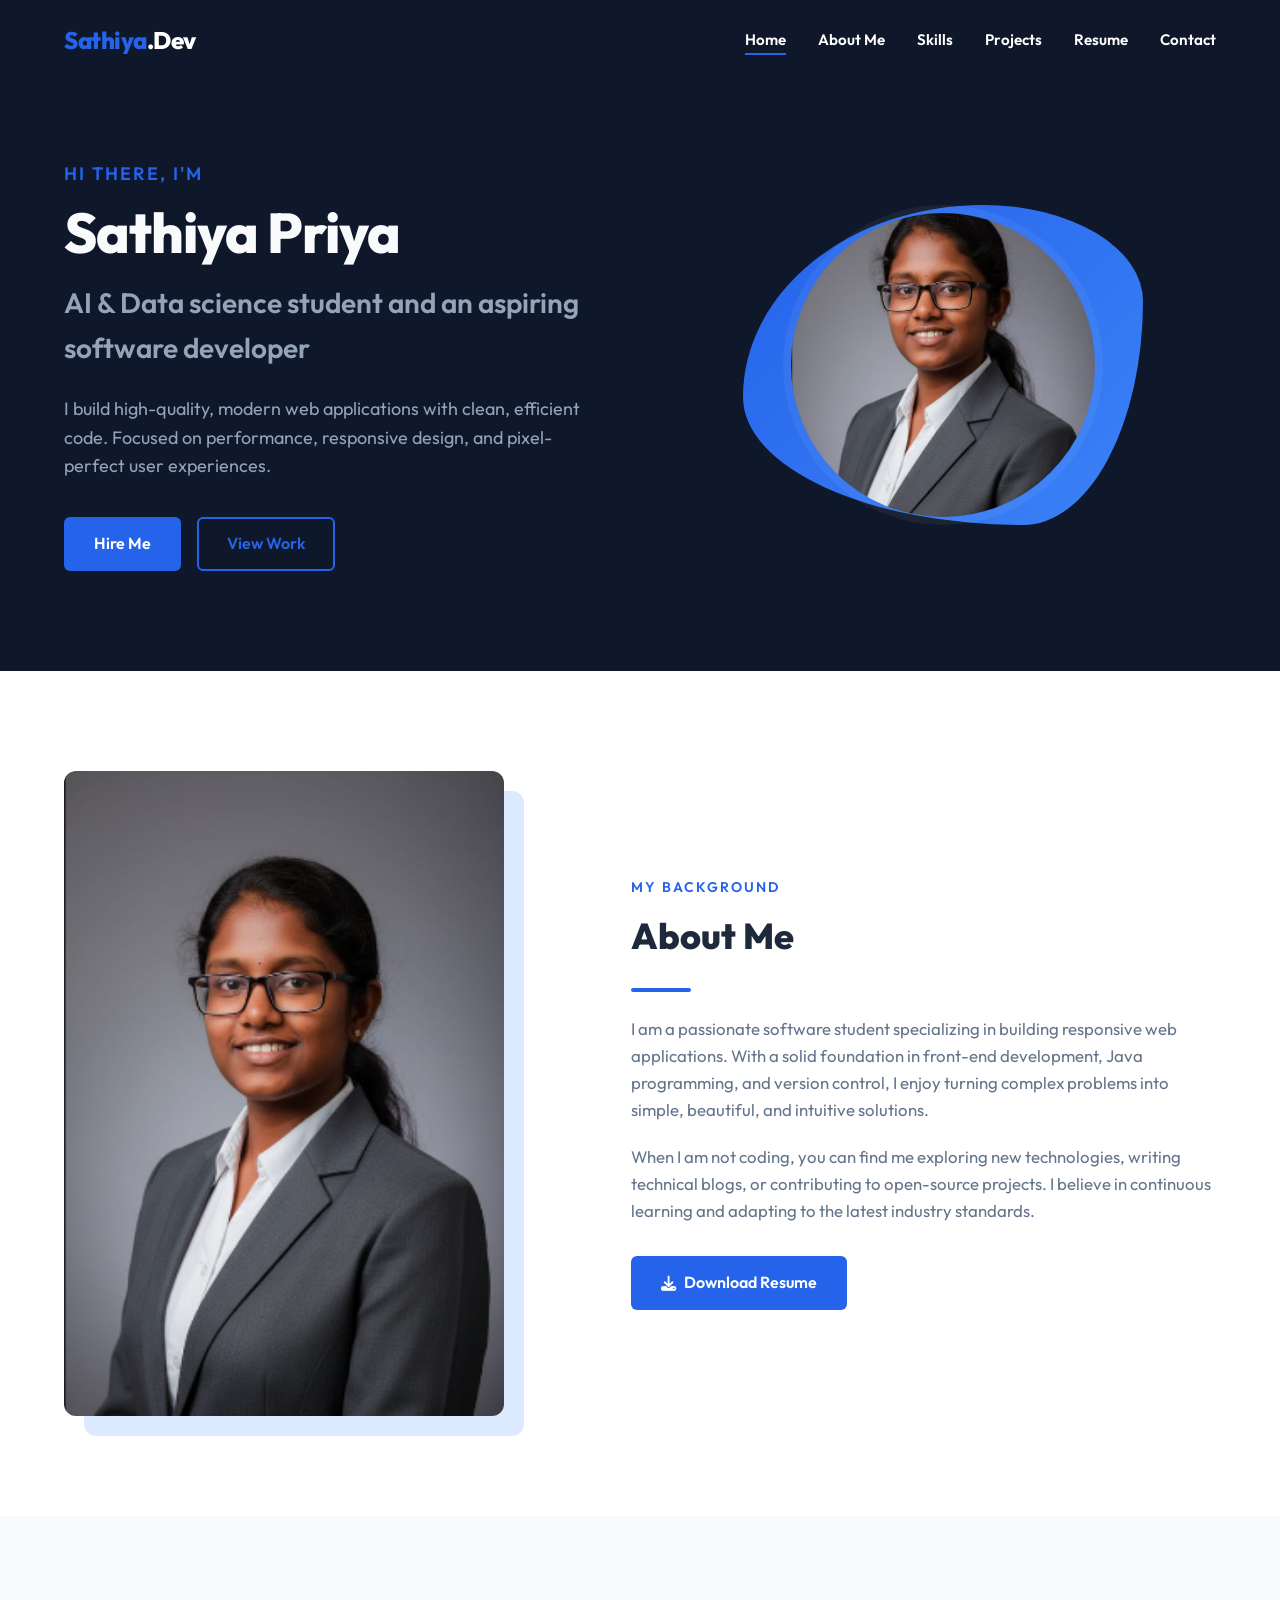
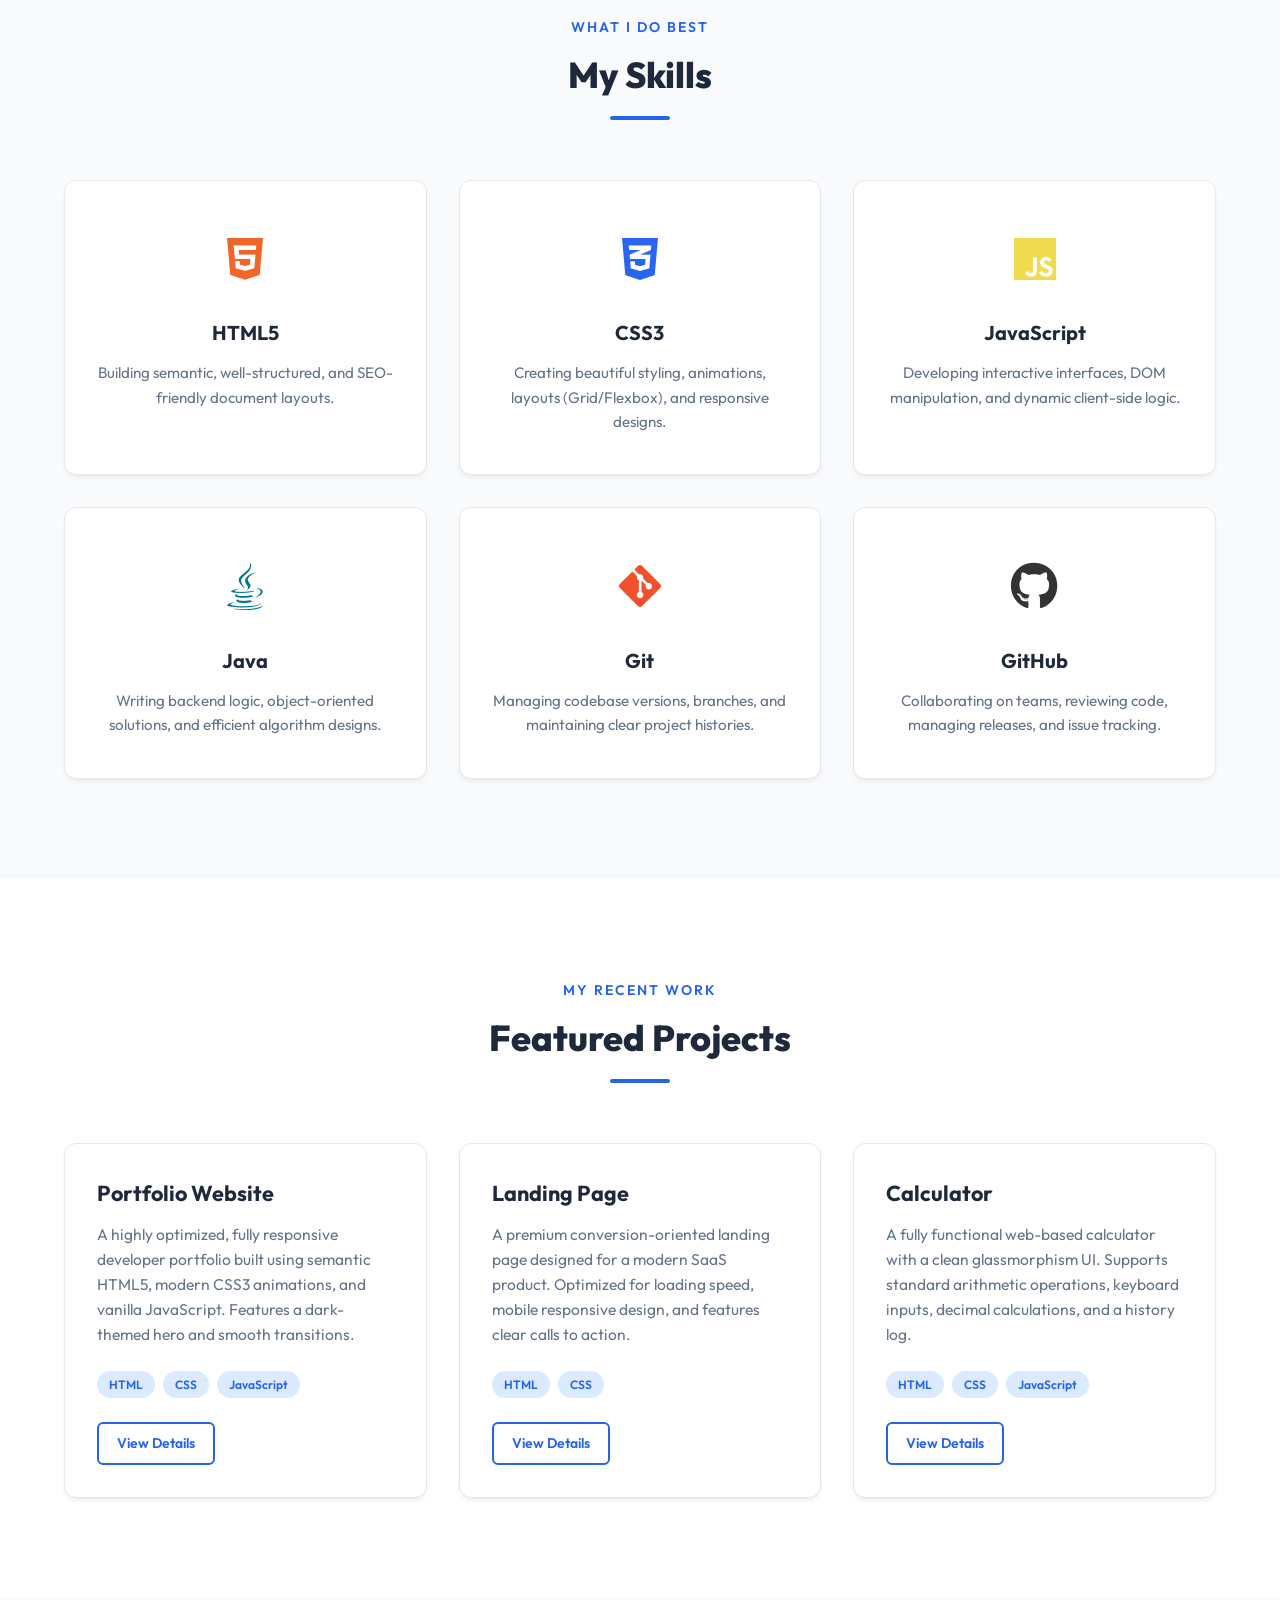
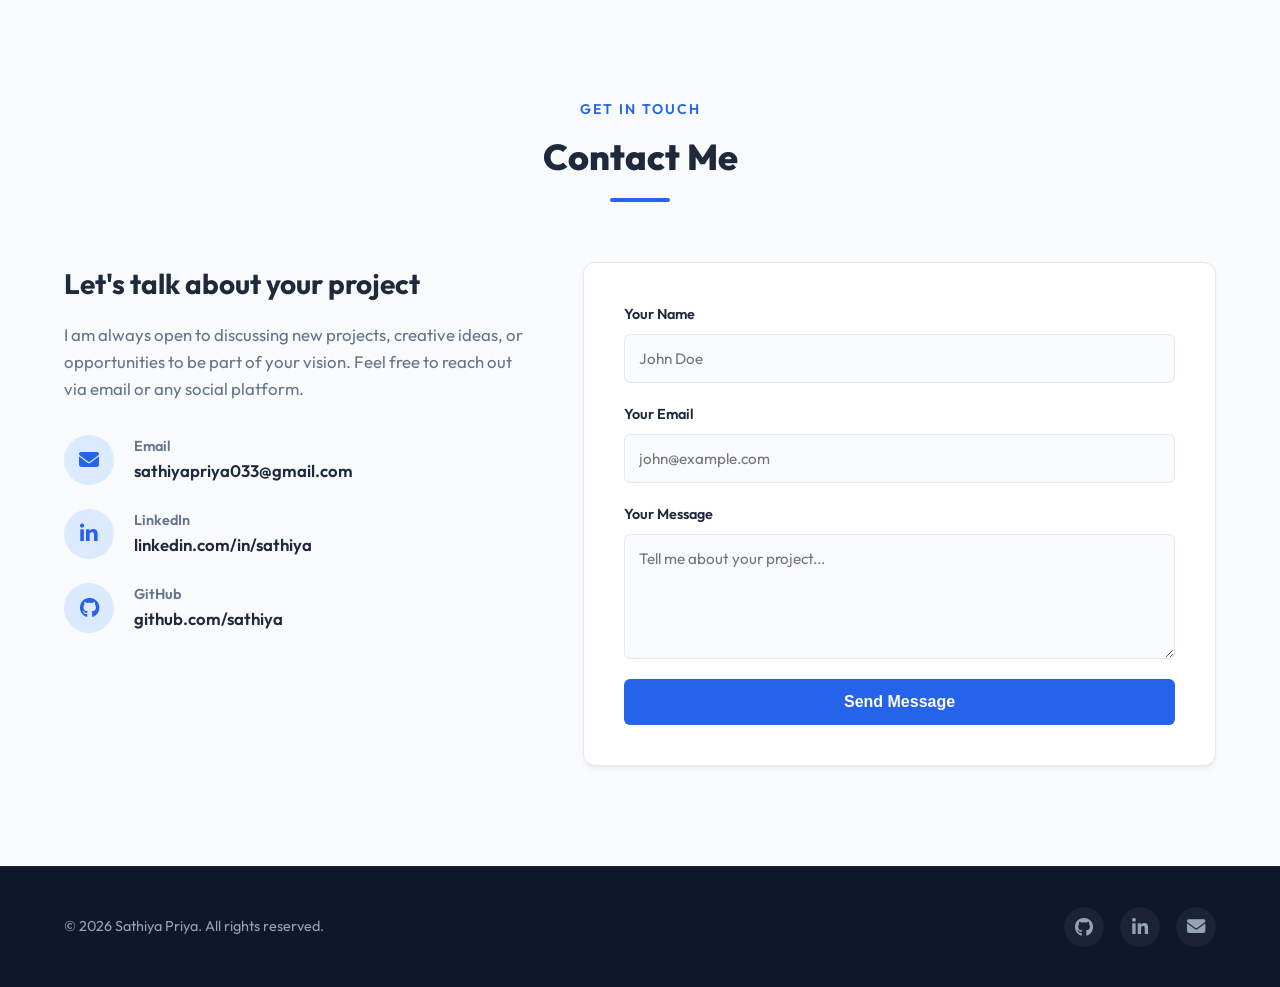
<file: index.html>
<!DOCTYPE html>
<html lang="en">
<head>
    <meta charset="UTF-8">
    <meta name="viewport" content="width=device-width, initial-scale=1.0">
    <title>Developer Portfolio | Professional & Creative</title>
    <!-- Google Fonts for Modern Typography -->
    <link rel="preconnect" href="https://fonts.googleapis.com">
    <link rel="preconnect" href="https://fonts.gstatic.com" crossorigin>
    <link href="https://fonts.googleapis.com/css2?family=Outfit:wght@300;400;600;800&display=swap" rel="stylesheet">
    <!-- FontAwesome for Beautiful, Modern Icons -->
    <link rel="stylesheet" href="https://cdnjs.cloudflare.com/ajax/libs/font-awesome/6.4.0/css/all.min.css">
    <!-- Custom Style Sheet -->
    <link rel="stylesheet" href="style.css">
</head>
<body>

    <!-- ========================================== -->
    <!-- 1. NAVIGATION BAR                          -->
    <!-- ========================================== -->
    <header class="navbar-header">
        <nav class="navbar container">
            <!-- Logo / Brand Name -->
            <a href="#home" class="logo">
                <span>Sathiya</span>.Dev
            </a>

            <!-- Mobile Menu Toggle Button (Hamburger) -->
            <button class="nav-toggle" id="navToggle" aria-label="Toggle navigation">
                <i class="fa-solid fa-bars"></i>
            </button>

            <!-- Navigation Links -->
            <ul class="nav-menu" id="navMenu">
                <li><a href="#home" class="nav-link active">Home</a></li>
                <li><a href="#about" class="nav-link">About Me</a></li>
                <li><a href="#skills" class="nav-link">Skills</a></li>
                <li><a href="#projects" class="nav-link">Projects</a></li>
                <!-- For Resume, we use a link that triggers download or opens a new tab -->
                <li><a href="#about" class="nav-link">Resume</a></li>
                <li><a href="#contact" class="nav-link">Contact</a></li>
            </ul>
        </nav>
    </header>

    <!-- ========================================== -->
    <!-- 2. HERO SECTION (Dark Background)          -->
    <!-- ========================================== -->
    <section id="home" class="hero-section">
        <div class="container hero-container">
            <!-- Left Side: Information -->
            <div class="hero-content">
                <p class="hero-greeting">Hi there, I'm</p>
                <h1 class="hero-title">Sathiya Priya</h1>
                <h2 class="hero-subtitle">AI & Data science student and an aspiring software developer</h2>
                <p class="hero-description">
                    I build high-quality, modern web applications with clean, efficient code. Focused on performance, responsive design, and pixel-perfect user experiences.
                </p>
                <div class="hero-buttons">
                    <a href="#contact" class="btn btn-primary">Hire Me</a>
                    <a href="#projects" class="btn btn-secondary">View Work</a>
                </div>
            </div>

            <!-- Right Side: Profile Image -->
            <div class="hero-image-wrapper">
                <div class="hero-image-bg"></div>
                <img src="images/profile.jpg" alt="sathiya" class="hero-image">
            </div>
        </div>
    </section>

    <!-- ========================================== -->
    <!-- 3. ABOUT ME SECTION (White Background)     -->
    <!-- ========================================== -->
    <section id="about" class="about-section">
        <div class="container about-container">
            <!-- Left Side: Profile Image -->
            <div class="about-image-wrapper">
                <img src="images/profile.jpg" alt="Portrait" class="about-image">
            </div>

            <!-- Right Side: Detailed Description -->
            <div class="about-content">
                <span class="section-tagline">My Background</span>
                <h2 class="section-title">About Me</h2>
                <div class="section-underline"></div>
                <p class="about-text">
                    I am a passionate software student specializing in building responsive web applications. With a solid foundation in front-end development, Java programming, and version control, I enjoy turning complex problems into simple, beautiful, and intuitive solutions.
                </p>
                <p class="about-text">
                    When I am not coding, you can find me exploring new technologies, writing technical blogs, or contributing to open-source projects. I believe in continuous learning and adapting to the latest industry standards.
                </p>
                <!-- Download Resume Button (Simulated download using '#' for beginner simplicity) -->
                <a href="#" download class="btn btn-primary btn-icon">
                    <i class="fa-solid fa-download"></i> Download Resume
                </a>
            </div>
        </div>
    </section>

    <!-- ========================================== -->
    <!-- 4. SKILLS SECTION (Light Grey Background)  -->
    <!-- ========================================== -->
    <section id="skills" class="skills-section">
        <div class="container">
            <div class="section-header">
                <span class="section-tagline">What I Do Best</span>
                <h2 class="section-title">My Skills</h2>
                <div class="section-underline"></div>
            </div>

            <!-- Skills Grid -->
            <div class="skills-grid">
                <!-- Skill Card 1: HTML -->
                <div class="skill-card">
                    <div class="skill-icon html-color">
                        <i class="fa-brands fa-html5"></i>
                    </div>
                    <h3>HTML5</h3>
                    <p>Building semantic, well-structured, and SEO-friendly document layouts.</p>
                </div>

                <!-- Skill Card 2: CSS -->
                <div class="skill-card">
                    <div class="skill-icon css-color">
                        <i class="fa-brands fa-css3-alt"></i>
                    </div>
                    <h3>CSS3</h3>
                    <p>Creating beautiful styling, animations, layouts (Grid/Flexbox), and responsive designs.</p>
                </div>

                <!-- Skill Card 3: JavaScript -->
                <div class="skill-card">
                    <div class="skill-icon js-color">
                        <i class="fa-brands fa-js"></i>
                    </div>
                    <h3>JavaScript</h3>
                    <p>Developing interactive interfaces, DOM manipulation, and dynamic client-side logic.</p>
                </div>

                <!-- Skill Card 4: Java -->
                <div class="skill-card">
                    <div class="skill-icon java-color">
                        <i class="fa-brands fa-java"></i>
                    </div>
                    <h3>Java</h3>
                    <p>Writing backend logic, object-oriented solutions, and efficient algorithm designs.</p>
                </div>

                <!-- Skill Card 5: Git -->
                <div class="skill-card">
                    <div class="skill-icon git-color">
                        <i class="fa-brands fa-git-alt"></i>
                    </div>
                    <h3>Git</h3>
                    <p>Managing codebase versions, branches, and maintaining clear project histories.</p>
                </div>

                <!-- Skill Card 6: GitHub -->
                <div class="skill-card">
                    <div class="skill-icon github-color">
                        <i class="fa-brands fa-github"></i>
                    </div>
                    <h3>GitHub</h3>
                    <p>Collaborating on teams, reviewing code, managing releases, and issue tracking.</p>
                </div>
            </div>
        </div>
    </section>

    <!-- ========================================== -->
    <!-- 5. PROJECTS SECTION                        -->
    <!-- ========================================== -->
    <section id="projects" class="projects-section">
        <div class="container">
            <div class="section-header">
                <span class="section-tagline">My Recent Work</span>
                <h2 class="section-title">Featured Projects</h2>
                <div class="section-underline"></div>
            </div>

            <!-- Projects Grid -->
            <div class="projects-grid">
                <!-- Project 1: Portfolio Website -->
                <div class="project-card">
                    <div class="project-content">
                        <h3>Portfolio Website</h3>
                        <p class="project-description">
                            A highly optimized, fully responsive developer portfolio built using semantic HTML5, modern CSS3 animations, and vanilla JavaScript. Features a dark-themed hero and smooth transitions.
                        </p>
                        <div class="project-tech-tags">
                            <span>HTML</span>
                            <span>CSS</span>
                            <span>JavaScript</span>
                        </div>
                        <a href="#" class="btn btn-secondary btn-sm">View Details</a>
                    </div>
                </div>

                <!-- Project 2: Landing Page -->
                <div class="project-card">
                    <div class="project-content">
                        <h3>Landing Page</h3>
                        <p class="project-description">
                            A premium conversion-oriented landing page designed for a modern SaaS product. Optimized for loading speed, mobile responsive design, and features clear calls to action.
                        </p>
                        <div class="project-tech-tags">
                            <span>HTML</span>
                            <span>CSS</span>
                        </div>
                        <a href="#" class="btn btn-secondary btn-sm">View Details</a>
                    </div>
                </div>

                <!-- Project 3: Calculator -->
                <div class="project-card">
                    <div class="project-content">
                        <h3>Calculator</h3>
                        <p class="project-description">
                            A fully functional web-based calculator with a clean glassmorphism UI. Supports standard arithmetic operations, keyboard inputs, decimal calculations, and a history log.
                        </p>
                        <div class="project-tech-tags">
                            <span>HTML</span>
                            <span>CSS</span>
                            <span>JavaScript</span>
                        </div>
                        <a href="#" class="btn btn-secondary btn-sm">View Details</a>
                    </div>
                </div>
            </div>
        </div>
    </section>

    <!-- ========================================== -->
    <!-- 6. CONTACT SECTION                         -->
    <!-- ========================================== -->
    <section id="contact" class="contact-section">
        <div class="container">
            <div class="section-header">
                <span class="section-tagline">Get In Touch</span>
                <h2 class="section-title">Contact Me</h2>
                <div class="section-underline"></div>
            </div>

            <div class="contact-wrapper">
                <!-- Left Column: Contact info and social links -->
                <div class="contact-info">
                    <h3>Let's talk about your project</h3>
                    <p class="contact-text">
                        I am always open to discussing new projects, creative ideas, or opportunities to be part of your vision. Feel free to reach out via email or any social platform.
                    </p>

                    <!-- Contact Details Card -->
                    <div class="contact-details">
                        <div class="detail-item">
                            <div class="detail-icon">
                                <i class="fa-solid fa-envelope"></i>
                            </div>
                            <div>
                                <h4>Email</h4>
                                <a href="mailto:sathiyapriya033@gmail.com">sathiyapriya033@gmail.com</a>
                            </div>
                        </div>

                        <div class="detail-item">
                            <div class="detail-icon">
                                <i class="fa-brands fa-linkedin-in"></i>
                            </div>
                            <div>
                                <h4>LinkedIn</h4>
                                <a href="https://linkedin.com/in/sathiya" target="_blank" rel="noopener noreferrer">linkedin.com/in/sathiya</a>
                            </div>
                        </div>

                        <div class="detail-item">
                            <div class="detail-icon">
                                <i class="fa-brands fa-github"></i>
                            </div>
                            <div>
                                <h4>GitHub</h4>
                                <a href="https://github.com/sathiya" target="_blank" rel="noopener noreferrer">github.com/sathiya</a>
                            </div>
                        </div>
                    </div>
                </div>

                <!-- Right Column: Contact Form -->
                <div class="contact-form-wrapper">
                    <!-- Form triggers javascript validation on submit -->
                    <form id="contactForm" class="contact-form" novalidate>
                        <!-- Form Success/Error Notifications -->
                        <div id="formStatus" class="form-status"></div>

                        <div class="form-group">
                            <label for="name">Your Name</label>
                            <input type="text" id="name" name="name" placeholder="John Doe" required>
                            <span class="error-msg" id="nameError">Name is required</span>
                        </div>

                        <div class="form-group">
                            <label for="email">Your Email</label>
                            <input type="email" id="email" name="email" placeholder="john@example.com" required>
                            <span class="error-msg" id="emailError">Please enter a valid email address</span>
                        </div>

                        <div class="form-group">
                            <label for="message">Your Message</label>
                            <textarea id="message" name="message" rows="5" placeholder="Tell me about your project..." required></textarea>
                            <span class="error-msg" id="messageError">Message cannot be empty</span>
                        </div>

                        <button type="submit" class="btn btn-primary btn-full">Send Message</button>
                    </form>
                </div>
            </div>
        </div>
    </section>

    <!-- ========================================== -->
    <!-- 7. FOOTER                                  -->
    <!-- ========================================== -->
    <footer class="footer">
        <div class="container footer-container">
            <!-- Copyright text -->
            <p class="copyright">&copy; 2026 Sathiya Priya. All rights reserved.</p>

            <!-- Social Media Links -->
            <div class="social-links">
                <a href="https://github.com/sathiya priya" target="_blank" rel="noopener noreferrer" aria-label="GitHub">
                    <i class="fa-brands fa-github"></i>
                </a>
                <a href="https://linkedin.com/in/sathiya priya" target="_blank" rel="noopener noreferrer" aria-label="LinkedIn">
                    <i class="fa-brands fa-linkedin-in"></i>
                </a>
                <a href="mailto:alex.johnson@example.com" aria-label="Email">
                    <i class="fa-solid fa-envelope"></i>
                </a>
            </div>
        </div>
    </footer>

    <!-- Custom JavaScript -->
    <script src="script.js"></script>
</body>
</html>
</file>
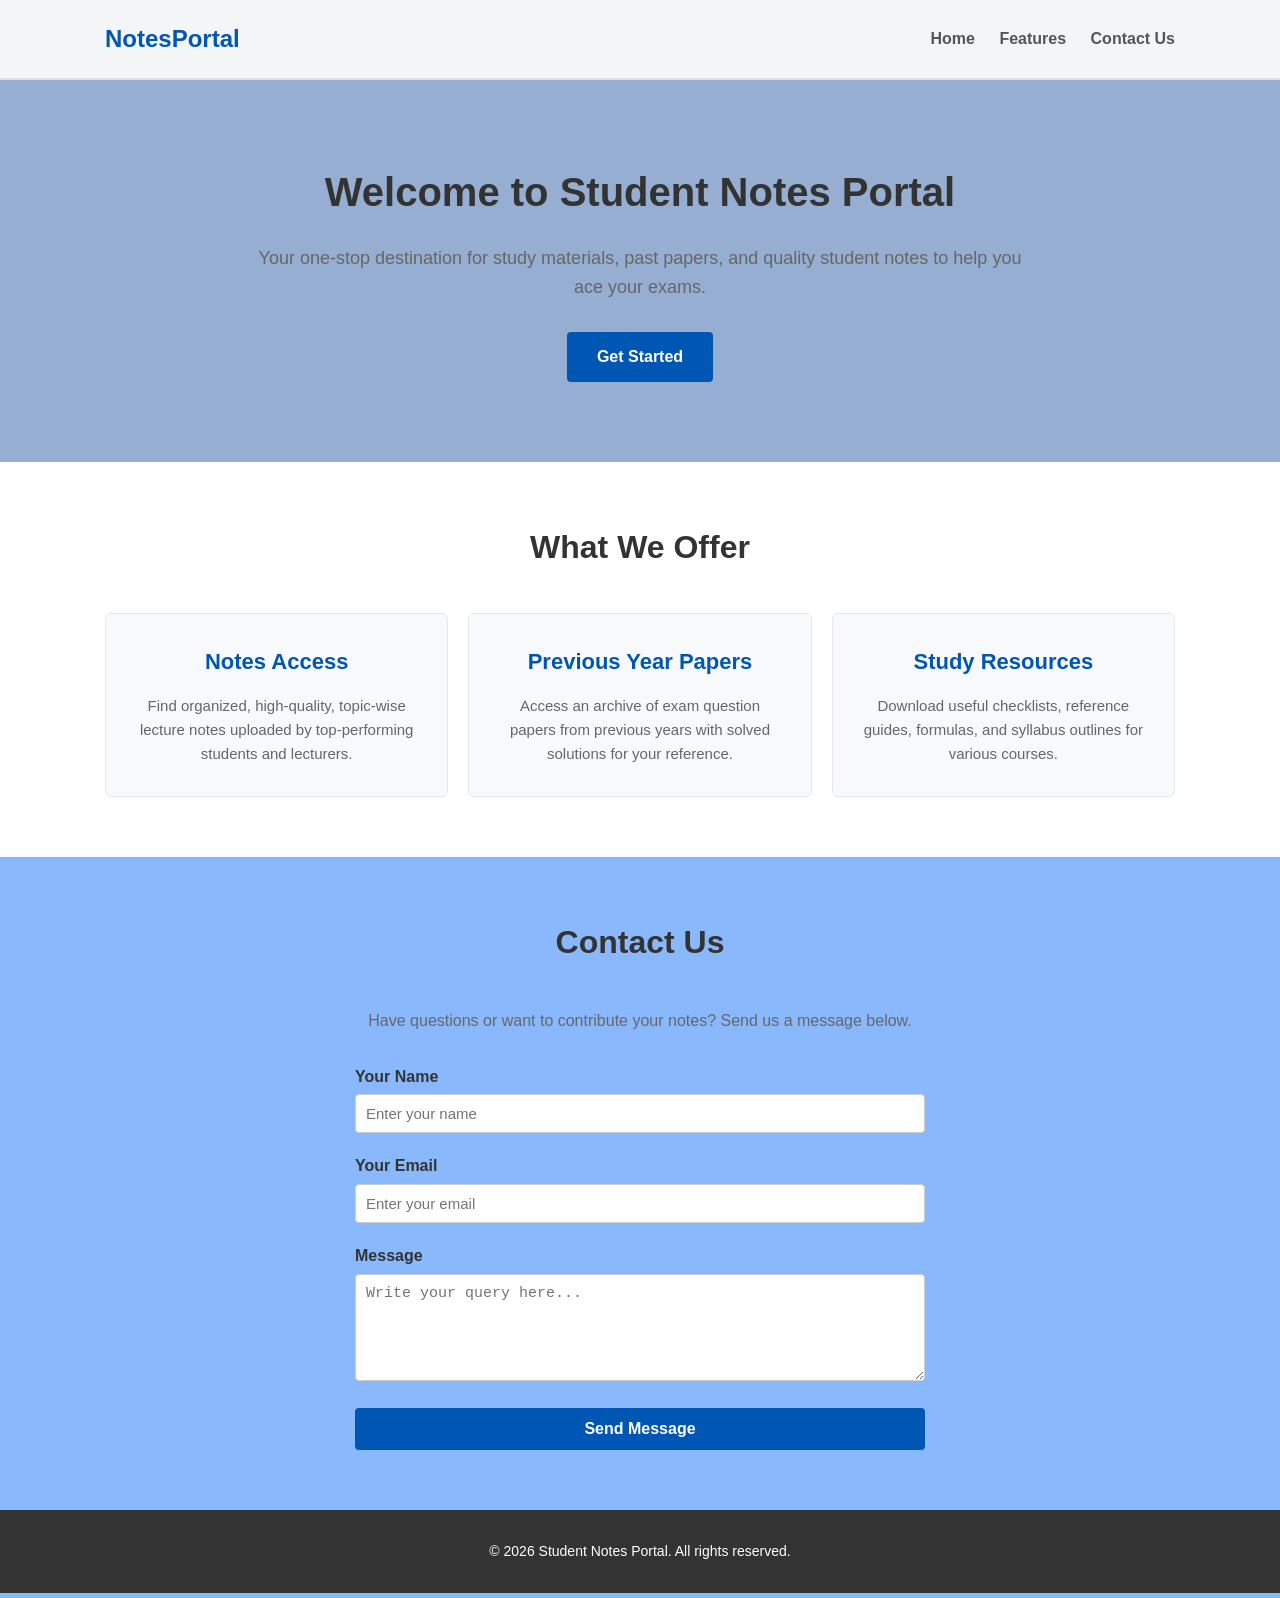
<file: Task-2-Landing Page/index.html>
<!DOCTYPE html>
<html lang="en">
<head>
    <meta charset="UTF-8">
    <meta name="viewport" content="width=device-width, initial-scale=1.0">
    <title>Student Notes Portal</title>
    <!-- Link to the external CSS stylesheet -->
    <link rel="stylesheet" href="style.css">
</head>
<body>

    <!-- 1. HEADER SECTION -->
    <!-- Contains the brand name (logo) and main navigation links -->
    <header class="header">
        <div class="container header-container">
            <!-- Website Logo / Title -->
            <a href="#" class="logo">NotesPortal</a>
            
            <!-- Navigation Links -->
            <nav class="nav">
                <a href="#home">Home</a>
                <a href="#features">Features</a>
                <a href="#contact">Contact Us</a>
            </nav>
        </div>
    </header>

    <!-- 2. HERO SECTION -->
    <!-- The main banner of the page to catch the user's attention -->
    <section id="home" class="hero">
        <div class="container hero-container">
            <h1>Welcome to Student Notes Portal</h1>
            <p>Your one-stop destination for study materials, past papers, and quality student notes to help you ace your exams.</p>
            <a href="#features" class="btn">Get Started</a>
        </div>
    </section>

    <!-- 3. FEATURES SECTION -->
    <!-- Shows the 3 main features of the notes portal -->
    <section id="features" class="features">
        <div class="container">
            <!-- Section Header -->
            <h2 class="section-title">What We Offer</h2>
            
            <!-- Grid container for the 3 feature boxes -->
            <div class="features-grid">
                <!-- Feature 1: Notes Access -->
                <div class="feature-box">
                    <h3>Notes Access</h3>
                    <p>Find organized, high-quality, topic-wise lecture notes uploaded by top-performing students and lecturers.</p>
                </div>

                <!-- Feature 2: Previous Year Papers -->
                <div class="feature-box">
                    <h3>Previous Year Papers</h3>
                    <p>Access an archive of exam question papers from previous years with solved solutions for your reference.</p>
                </div>

                <!-- Feature 3: Study Resources -->
                <div class="feature-box">
                    <h3>Study Resources</h3>
                    <p>Download useful checklists, reference guides, formulas, and syllabus outlines for various courses.</p>
                </div>
            </div>
        </div>
    </section>

    <!-- 4. CONTACT SECTION -->
    <!-- A simple form and contact details for student inquiries -->
    <section id="contact" class="contact">
        <div class="container contact-container">
            <h2 class="section-title">Contact Us</h2>
            <p class="contact-desc">Have questions or want to contribute your notes? Send us a message below.</p>
            
            <!-- Simple Contact Form -->
            <form class="contact-form" action="#" method="POST">
                <div class="form-group">
                    <label for="name">Your Name</label>
                    <input type="text" id="name" name="name" required placeholder="Enter your name">
                </div>

                <div class="form-group">
                    <label for="email">Your Email</label>
                    <input type="email" id="email" name="email" required placeholder="Enter your email">
                </div>

                <div class="form-group">
                    <label for="message">Message</label>
                    <textarea id="message" name="message" rows="5" required placeholder="Write your query here..."></textarea>
                </div>

                <button type="submit" class="submit-btn">Send Message</button>
            </form>
        </div>
    </section>

    <!-- 5. FOOTER -->
    <!-- Copyright banner at the bottom of the page -->
    <footer class="footer">
        <div class="container">
            <p>&copy; 2026 Student Notes Portal. All rights reserved.</p>
        </div>
    </footer>

</body>
</html>
</file>
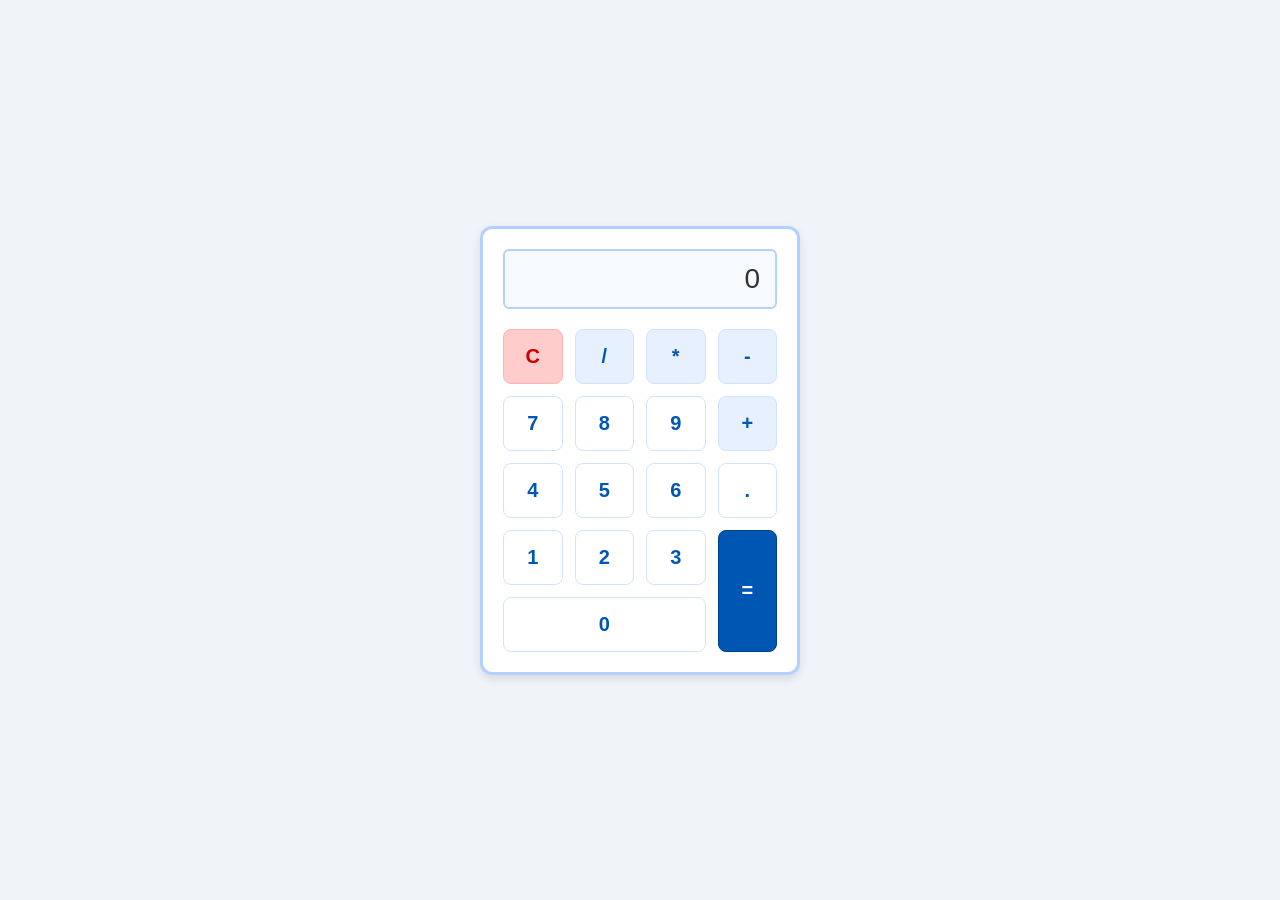
<file: Task-3-Calculator/index.html>
<!DOCTYPE html>
<html lang="en">
<head>
    <meta charset="UTF-8">
    <meta name="viewport" content="width=device-width, initial-scale=1.0">
    <title>Simple Calculator</title>
    <link rel="stylesheet" href="style.css">
</head>
<body>

    <div class="calculator-container">
        <input type="text" id="display" class="calculator-screen" readonly value="0">
        
        <div class="calculator-buttons">
            <button class="btn btn-clear" id="clearBtn">C</button>
            <button class="btn btn-operator" data-value="/">/</button>
            <button class="btn btn-operator" data-value="*">*</button>
            <button class="btn btn-operator" data-value="-">-</button>
            
            <button class="btn btn-number" data-value="7">7</button>
            <button class="btn btn-number" data-value="8">8</button>
            <button class="btn btn-number" data-value="9">9</button>
            <button class="btn btn-operator" data-value="+">+</button>
            
            <button class="btn btn-number" data-value="4">4</button>
            <button class="btn btn-number" data-value="5">5</button>
            <button class="btn btn-number" data-value="6">6</button>
            <button class="btn btn-decimal" data-value=".">.</button>
            
            <button class="btn btn-number" data-value="1">1</button>
            <button class="btn btn-number" data-value="2">2</button>
            <button class="btn btn-number" data-value="3">3</button>
            <button class="btn btn-equals" id="equalsBtn">=</button>
            
            <button class="btn btn-number btn-zero" data-value="0">0</button>
        </div>
    </div>

    <script src="script.js"></script>
</body>
</html>
</file>
<file: style.css>
/* ==========================================================================
   CSS RESET & CORE VARIABLES
   ========================================================================== */

/* Design Tokens / Custom Variables */
:root {
    /* Color Palette */
    --primary: #2563eb;           /* Brand Blue Accent */
    --primary-hover: #1d4ed8;     /* Darker blue for hover states */
    --primary-light: #dbeafe;     /* Soft blue background tint */
    
    --bg-dark: #0f172a;           /* Dark Slate for Hero and Dark components */
    --bg-dark-card: #1e293b;      /* Slightly lighter Slate for cards in dark sections */
    --text-on-dark: #f8fafc;      /* Very light text for dark sections */
    --text-muted-dark: #94a3b8;   /* Muted text for dark sections */

    --bg-light: #ffffff;          /* Pure White for About and clean sections */
    --bg-grey: #f8fafc;           /* Light cool grey for Skills grid section */
    --text-main: #1e293b;         /* Main text color for light sections */
    --text-muted: #64748b;        /* Muted paragraph/subtitle color */
    
    --border-color: #e2e8f0;      /* Standard light border */
    --success: #10b981;           /* Green for form validation success */
    --error: #ef4444;             /* Red for validation errors */

    /* Typography */
    --font-family: 'Outfit', -apple-system, BlinkMacSystemFont, "Segoe UI", Roboto, sans-serif;

    /* Layout & Utilities */
    --max-width: 1200px;
    --border-radius-sm: 6px;
    --border-radius-md: 12px;
    --border-radius-lg: 20px;
    --transition-fast: 0.2s ease;
    --transition-normal: 0.3s ease;
    --box-shadow: 0 4px 6px -1px rgba(0, 0, 0, 0.05), 0 2px 4px -2px rgba(0, 0, 0, 0.05);
    --box-shadow-hover: 0 20px 25px -5px rgba(0, 0, 0, 0.1), 0 8px 10px -6px rgba(0, 0, 0, 0.1);
}

/* Base Reset styles for consistency */
* {
    margin: 0;
    padding: 0;
    box-sizing: border-box;
}

html {
    scroll-behavior: smooth; /* Modern native smooth scroll behavior */
    font-size: 16px;
}

body {
    font-family: var(--font-family);
    background-color: var(--bg-light);
    color: var(--text-main);
    line-height: 1.6;
    overflow-x: hidden;
}

/* Global Container Utility to center content */
.container {
    width: 100%;
    max-width: var(--max-width);
    margin: 0 auto;
    padding: 0 24px;
}

/* Remove default link designs */
a {
    text-decoration: none;
    color: inherit;
    transition: var(--transition-fast);
}

/* Remove list styling */
ul {
    list-style: none;
}

/* Responsive Image defaults */
img {
    max-width: 100%;
    height: auto;
    display: block;
}

/* Section Header Typography Utilities */
.section-header {
    text-align: center;
    margin-bottom: 60px;
}

.section-tagline {
    font-size: 0.875rem;
    text-transform: uppercase;
    font-weight: 600;
    letter-spacing: 2px;
    color: var(--primary);
    display: block;
    margin-bottom: 8px;
}

.section-title {
    font-size: 2.25rem;
    font-weight: 800;
    color: var(--text-main);
}

.section-underline {
    width: 60px;
    height: 4px;
    background-color: var(--primary);
    margin: 12px auto 0;
    border-radius: 2px;
}

/* ==========================================================================
   BUTTONS COMPONENT
   ========================================================================== */
.btn {
    display: inline-flex;
    align-items: center;
    justify-content: center;
    gap: 8px;
    padding: 12px 28px;
    font-size: 1rem;
    font-weight: 600;
    border-radius: var(--border-radius-sm);
    cursor: pointer;
    transition: var(--transition-normal);
    border: 2px solid transparent;
}

.btn-primary {
    background-color: var(--primary);
    color: #ffffff;
}

.btn-primary:hover {
    background-color: var(--primary-hover);
    transform: translateY(-2px);
}

.btn-secondary {
    background-color: transparent;
    border-color: var(--primary);
    color: var(--primary);
}

.btn-secondary:hover {
    background-color: var(--primary-light);
    transform: translateY(-2px);
}

/* Small button variant for project cards */
.btn-sm {
    padding: 8px 18px;
    font-size: 0.875rem;
}

/* Icon support inside buttons */
.btn-icon i {
    font-size: 0.95rem;
}

/* Full width button variant (e.g. Form Submission) */
.btn-full {
    width: 100%;
}

/* ==========================================================================
   1. NAVIGATION BAR
   ========================================================================== */
.navbar-header {
    position: fixed;
    top: 0;
    left: 0;
    width: 100%;
    z-index: 1000;
    background-color: transparent; /* Changed dynamically via JS on scroll */
    transition: var(--transition-normal);
}

/* Navigation scroll class added via JS */
.navbar-header.scrolled {
    background-color: rgba(15, 23, 42, 0.95); /* Sleek dark translucent navbar */
    backdrop-filter: blur(10px);
    box-shadow: 0 4px 20px rgba(0, 0, 0, 0.15);
}

.navbar {
    display: flex;
    justify-content: space-between;
    align-items: center;
    height: 80px;
}

.logo {
    font-size: 1.5rem;
    font-weight: 800;
    color: #ffffff; /* White logo to pop on dark/scrolled header */
    letter-spacing: -0.5px;
}

.logo span {
    color: var(--primary);
}

.nav-menu {
    display: flex;
    gap: 32px;
}

.nav-link {
    color: #ffffff; /* White menu links for contrast */
    font-weight: 600;
    font-size: 0.95rem;
    position: relative;
    padding: 6px 0;
}

/* Link Hover & Active Line Animation */
.nav-link::after {
    content: '';
    position: absolute;
    bottom: 0;
    left: 0;
    width: 0;
    height: 2px;
    background-color: var(--primary);
    transition: var(--transition-normal);
}

.nav-link:hover::after,
.nav-link.active::after {
    width: 100%;
}

.nav-link:hover {
    color: var(--primary);
}

/* Mobile Toggle Hamburger styling */
.nav-toggle {
    display: none;
    font-size: 1.5rem;
    background: transparent;
    border: none;
    color: #ffffff;
    cursor: pointer;
}

/* ==========================================================================
   2. HERO SECTION (Dark theme)
   ========================================================================== */
.hero-section {
    background-color: var(--bg-dark);
    color: var(--text-on-dark);
    padding: 160px 0 100px; /* Big top padding to account for fixed navbar */
    position: relative;
    overflow: hidden;
}

.hero-container {
    display: flex;
    align-items: center;
    justify-content: space-between;
    gap: 60px;
}

.hero-content {
    flex: 1;
}

.hero-greeting {
    color: var(--primary);
    font-size: 1.125rem;
    font-weight: 600;
    text-transform: uppercase;
    letter-spacing: 2px;
    margin-bottom: 12px;
}

.hero-title {
    font-size: 3.5rem;
    font-weight: 800;
    line-height: 1.15;
    margin-bottom: 16px;
    letter-spacing: -1px;
}

.hero-subtitle {
    font-size: 1.75rem;
    color: var(--text-muted-dark);
    font-weight: 600;
    margin-bottom: 24px;
}

.hero-description {
    font-size: 1.125rem;
    color: var(--text-muted-dark);
    margin-bottom: 36px;
    max-width: 520px;
}

.hero-buttons {
    display: flex;
    gap: 16px;
}

/* Profile image styling with beautiful background blob */
.hero-image-wrapper {
    flex: 1;
    position: relative;
    display: flex;
    justify-content: center;
    align-items: center;
}

.hero-image-bg {
    position: absolute;
    width: 100%;
    height: 100%;
    max-width: 400px;
    max-height: 400px;
    background: linear-gradient(135deg, var(--primary) 0%, #3b82f6 100%);
    border-radius: 60% 40% 30% 70% / 60% 30% 70% 40%; /* Modern organic blob shape */
    animation: morphBlob 8s ease-in-out infinite alternate;
    z-index: 1;
}

.hero-image {
    width: 320px;
    height: 320px;
    object-fit: cover;
    border-radius: 50%;
    border: 8px solid rgba(255, 255, 255, 0.05);
    position: relative;
    z-index: 2;
}

/* Blob Animation */
@keyframes morphBlob {
    0% { border-radius: 60% 40% 30% 70% / 60% 30% 70% 40%; }
    100% { border-radius: 40% 60% 70% 30% / 50% 60% 40% 70%; }
}

/* ==========================================================================
   3. ABOUT ME SECTION (White theme)
   ========================================================================== */
.about-section {
    background-color: var(--bg-light);
    color: var(--text-main);
    padding: 100px 0;
}

.about-container {
    display: flex;
    align-items: center;
    justify-content: space-between;
    gap: 80px;
}

.about-image-wrapper {
    flex: 1;
}

.about-image {
    width: 100%;
    max-width: 440px;
    border-radius: var(--border-radius-md);
    box-shadow: 20px 20px 0px 0px var(--primary-light); /* Off-set solid shadow effect */
}

.about-content {
    flex: 1.2;
}

.about-content .section-title {
    margin-bottom: 24px;
}

.about-content .section-underline {
    margin: 8px 0 24px;
}

.about-text {
    font-size: 1.05rem;
    color: var(--text-muted);
    margin-bottom: 20px;
}

.about-content .btn {
    margin-top: 12px;
}

/* ==========================================================================
   4. SKILLS SECTION (Light grey theme)
   ========================================================================== */
.skills-section {
    background-color: var(--bg-grey);
    padding: 100px 0;
}

.skills-grid {
    display: grid;
    grid-template-columns: repeat(auto-fit, minmax(280px, 1fr));
    gap: 32px;
}

.skill-card {
    background-color: #ffffff;
    padding: 40px 30px;
    border-radius: var(--border-radius-md);
    border: 1px solid var(--border-color);
    box-shadow: var(--box-shadow);
    transition: var(--transition-normal);
    text-align: center;
}

.skill-card:hover {
    transform: translateY(-8px);
    box-shadow: var(--box-shadow-hover);
}

.skill-icon {
    font-size: 3rem;
    margin-bottom: 20px;
    transition: var(--transition-fast);
}

.skill-card h3 {
    font-size: 1.25rem;
    font-weight: 700;
    margin-bottom: 12px;
}

.skill-card p {
    font-size: 0.95rem;
    color: var(--text-muted);
}

/* Brand Colors for Icons on Hover */
.html-color { color: #f06529; }
.css-color { color: #2965f1; }
.js-color { color: #f0db4f; }
.java-color { color: #007396; }
.git-color { color: #f1502f; }
.github-color { color: #333333; }

.skill-card:hover .skill-icon {
    transform: scale(1.1);
}

/* ==========================================================================
   5. PROJECTS SECTION
   ========================================================================== */
.projects-section {
    background-color: var(--bg-light);
    padding: 100px 0;
}

.projects-grid {
    display: grid;
    grid-template-columns: repeat(auto-fit, minmax(320px, 1fr));
    gap: 32px;
}

.project-card {
    background: #ffffff;
    border: 1px solid var(--border-color);
    border-radius: var(--border-radius-md);
    overflow: hidden;
    box-shadow: var(--box-shadow);
    transition: var(--transition-normal);
    display: flex;
    flex-direction: column;
    position: relative;
}

/* Elegant blue line indicator at the top of cards */
.project-card::before {
    content: '';
    position: absolute;
    top: 0;
    left: 0;
    height: 4px;
    width: 0;
    background-color: var(--primary);
    transition: var(--transition-normal);
}

.project-card:hover::before {
    width: 100%;
}

.project-card:hover {
    transform: translateY(-8px);
    box-shadow: var(--box-shadow-hover);
}

.project-content {
    padding: 32px;
    display: flex;
    flex-direction: column;
    flex-grow: 1;
}

.project-content h3 {
    font-size: 1.35rem;
    font-weight: 700;
    margin-bottom: 12px;
}

.project-description {
    color: var(--text-muted);
    font-size: 0.975rem;
    margin-bottom: 24px;
    flex-grow: 1;
}

.project-tech-tags {
    display: flex;
    flex-wrap: wrap;
    gap: 8px;
    margin-bottom: 24px;
}

.project-tech-tags span {
    font-size: 0.75rem;
    background-color: var(--primary-light);
    color: var(--primary);
    padding: 4px 12px;
    border-radius: 20px;
    font-weight: 600;
}

.project-content .btn {
    align-self: flex-start;
}

/* ==========================================================================
   6. CONTACT SECTION
   ========================================================================== */
.contact-section {
    background-color: var(--bg-grey);
    padding: 100px 0;
}

.contact-wrapper {
    display: flex;
    justify-content: space-between;
    gap: 60px;
}

.contact-info {
    flex: 1;
}

.contact-info h3 {
    font-size: 1.75rem;
    font-weight: 700;
    margin-bottom: 16px;
}

.contact-text {
    color: var(--text-muted);
    font-size: 1.05rem;
    margin-bottom: 32px;
}

.contact-details {
    display: flex;
    flex-direction: column;
    gap: 24px;
}

.detail-item {
    display: flex;
    align-items: center;
    gap: 20px;
}

.detail-icon {
    width: 50px;
    height: 50px;
    background-color: var(--primary-light);
    color: var(--primary);
    border-radius: 50%;
    display: flex;
    align-items: center;
    justify-content: center;
    font-size: 1.25rem;
}

.detail-item h4 {
    font-size: 0.9rem;
    color: var(--text-muted);
    font-weight: 600;
}

.detail-item a {
    font-size: 1.05rem;
    font-weight: 600;
    color: var(--text-main);
}

.detail-item a:hover {
    color: var(--primary);
}

/* Contact Form UI */
.contact-form-wrapper {
    flex: 1.2;
    background-color: #ffffff;
    padding: 40px;
    border-radius: var(--border-radius-md);
    box-shadow: var(--box-shadow);
    border: 1px solid var(--border-color);
}

.contact-form {
    display: flex;
    flex-direction: column;
    gap: 20px;
}

.form-group {
    display: flex;
    flex-direction: column;
    gap: 8px;
}

.form-group label {
    font-size: 0.9rem;
    font-weight: 600;
    color: var(--text-main);
}

.form-group input,
.form-group textarea {
    padding: 14px;
    font-family: inherit;
    font-size: 0.95rem;
    border: 1px solid var(--border-color);
    border-radius: var(--border-radius-sm);
    transition: var(--transition-fast);
    background-color: var(--bg-grey);
}

.form-group input:focus,
.form-group textarea:focus {
    outline: none;
    border-color: var(--primary);
    background-color: #ffffff;
    box-shadow: 0 0 0 3px rgba(37, 99, 235, 0.15);
}

/* Form Validation Styling */
.form-status {
    padding: 12px;
    border-radius: var(--border-radius-sm);
    font-size: 0.9rem;
    font-weight: 600;
    display: none; /* Shown dynamically via JS */
}

.form-status.success {
    display: block;
    background-color: #d1fae5;
    color: #065f46;
    border: 1px solid #a7f3d0;
}

.form-status.error {
    display: block;
    background-color: #fee2e2;
    color: #991b1b;
    border: 1px solid #fca5a5;
}

.error-msg {
    color: var(--error);
    font-size: 0.825rem;
    font-weight: 600;
    display: none; /* Switched to block on invalid state */
}

.form-group.invalid input,
.form-group.invalid textarea {
    border-color: var(--error);
    background-color: #fff5f5;
}

.form-group.invalid .error-msg {
    display: block;
}

/* ==========================================================================
   7. FOOTER
   ========================================================================== */
.footer {
    background-color: var(--bg-dark);
    color: var(--text-muted-dark);
    padding: 40px 0;
    border-top: 1px solid rgba(255, 255, 255, 0.05);
}

.footer-container {
    display: flex;
    justify-content: space-between;
    align-items: center;
}

.copyright {
    font-size: 0.9rem;
}

.social-links {
    display: flex;
    gap: 16px;
}

.social-links a {
    width: 40px;
    height: 40px;
    background-color: rgba(255, 255, 255, 0.05);
    border-radius: 50%;
    display: flex;
    align-items: center;
    justify-content: center;
    font-size: 1.15rem;
    color: var(--text-muted-dark);
    transition: var(--transition-normal);
}

.social-links a:hover {
    background-color: var(--primary);
    color: #ffffff;
    transform: translateY(-3px);
}

/* ==========================================================================
   MEDIA QUERIES (Responsive Design Breakpoints)
   ========================================================================== */

/* Tablet Responsive Breakpoint */
@media (max-width: 992px) {
    .hero-container {
        flex-direction: column-reverse;
        text-align: center;
        gap: 40px;
    }

    .hero-content {
        display: flex;
        flex-direction: column;
        align-items: center;
    }

    .hero-description {
        margin-left: auto;
        margin-right: auto;
    }

    .about-container {
        flex-direction: column;
        gap: 50px;
    }

    .about-image {
        box-shadow: 15px 15px 0px 0px var(--primary-light);
    }

    .contact-wrapper {
        flex-direction: column;
        gap: 50px;
    }
}

/* Mobile Responsive Breakpoint */
@media (max-width: 768px) {
    html {
        font-size: 15px; /* Scale font down slightly for smaller screens */
    }

    .hero-title {
        font-size: 2.75rem;
    }

    .hero-subtitle {
        font-size: 1.4rem;
    }

    .hero-image {
        width: 260px;
        height: 260px;
    }

    /* Navbar Hamburger Menu Transformation */
    .nav-toggle {
        display: block; /* Show hamburger button */
    }

    .nav-menu {
        position: fixed;
        top: 80px;
        left: -100%;
        width: 100%;
        height: calc(100vh - 80px);
        background-color: rgba(15, 23, 42, 0.98);
        backdrop-filter: blur(10px);
        flex-direction: column;
        align-items: center;
        padding-top: 40px;
        transition: var(--transition-normal);
        z-index: 999;
    }

    .nav-menu.active {
        left: 0;
    }

    .nav-menu li {
        width: 100%;
        text-align: center;
    }

    .nav-link {
        display: block;
        padding: 16px 0;
        font-size: 1.2rem;
    }

    .contact-form-wrapper {
        padding: 30px 20px;
    }

    .footer-container {
        flex-direction: column;
        gap: 20px;
        text-align: center;
    }
}
</file>
<file: Task-2-Landing Page/style.css>
/* ==========================================
   STUDENT NOTES PORTAL - CSS STYLE SHEET
   ========================================== */

/* 1. GLOBAL BASE STYLES */
/* Setting basic resets for margins, paddings, and font family */
* {
    margin: 0;
    padding: 0;
    box-sizing: border-box; /* Ensures padding is included in element width/height */
}

body {
    font-family: Arial, sans-serif;
    color: #333333;             /* Dark Gray text color for readability */
    line-height: 1.6;           /* Standard readability line spacing */
    background-color: #79bff8;  /* blue background */
}

/* Container to keep content centered with consistent side margins */
.container {
    width: 90%;
    max-width: 1100px;
    margin: 0 auto;
    padding: 0 15px;
}

/* 2. HEADER & NAVIGATION */
.header {
    background-color: #f4f5f7;
    border-bottom: 2px solid #e0e0e0; /* Gray border to separate header from content */
    padding: 20px 0;
}

.header-container {
    display: flex;
    justify-content: space-between; /* Positions Logo on left, Navigation on right */
    align-items: center;            /* Vertically centers navigation items */
}

.logo {
    font-size: 24px;
    font-weight: bold;
    color: #0056b3;                 /* Main theme blue color */
    text-decoration: none;          /* Removes underline from logo link */
}

.nav a {
    color: #555555;                 /* Medium gray color for navigation links */
    text-decoration: none;
    margin-left: 20px;
    font-weight: bold;
}

.nav a:hover {
    color: #0056b3;                 /* Blue hover color to indicate link */
}

/* 3. HERO SECTION */
.hero {
    background-color: #96aed1;      /* Light gray background color */
    padding: 80px 0;
    text-align: center;             /* Centers all text inside the hero section */
}

.hero-container {
    max-width: 800px;               /* Keeps text content narrow for better reading */
    margin: 0 auto;
}

.hero h1 {
    font-size: 40px;
    color: #333333;
    margin-bottom: 20px;
}

.hero p {
    font-size: 18px;
    color: #666666;
    margin-bottom: 30px;
}

/* Theme Button styling */
.btn {
    display: inline-block;
    background-color: #0056b3;      /* Blue background */
    color: #ffffff;                 /* White text */
    padding: 12px 30px;
    text-decoration: none;
    font-weight: bold;
    border-radius: 4px;             /* Rounded corners */
}

.btn:hover {
    background-color: #004085;      /* Darker blue for hover feedback */
}

/* 4. FEATURES SECTION */
.features {
    padding: 60px 0;
    background-color: #ffffff;
}

.section-title {
    text-align: center;
    font-size: 32px;
    color: #333333;
    margin-bottom: 40px;
}

/* Feature grid to align the three boxes side-by-side or stack on smaller screens */
.features-grid {
    display: flex;
    justify-content: space-between;
    gap: 20px;
    flex-wrap: wrap; /* Allows cards to wrap to the next line on smaller screens */
}

/* Individual Feature Card Box styling */
.feature-box {
    flex: 1;                        /* Allows boxes to share space equally */
    min-width: 280px;               /* Prevents cards from getting too squished */
    background-color: #f8f9fa;      /* Off-white background */
    border: 1px solid #e2e8f0;      /* Soft grey border */
    padding: 30px;
    border-radius: 6px;
    text-align: center;
}

.feature-box h3 {
    font-size: 22px;
    color: #0056b3;                 /* Title uses theme blue */
    margin-bottom: 15px;
}

.feature-box p {
    color: #666666;
    font-size: 15px;
}

/* 5. CONTACT SECTION */
.contact {
    background-color: #8ab8fd;      /* Light gray background color */
    padding: 60px 0;
}

.contact-container {
    max-width: 600px;               /* Constrains contact form width */
    margin: 0 auto;
}

.contact-desc {
    text-align: center;
    color: #666666;
    margin-bottom: 30px;
}

/* General spacing for form input rows */
.form-group {
    margin-bottom: 20px;
}

.form-group label {
    display: block;                 /* Pushes label to its own line above input */
    font-weight: bold;
    margin-bottom: 5px;
    color: #333333;
}

.form-group input,
.form-group textarea {
    width: 100%;                    /* Fits full width of parent form container */
    padding: 10px;
    border: 1px solid #cccccc;
    border-radius: 4px;
    font-size: 15px;
}

.form-group input:focus,
.form-group textarea:focus {
    outline: none;
    border-color: #0056b3;          /* Highlights border blue when focused */
}

.submit-btn {
    background-color: #0056b3;
    color: #ffffff;
    padding: 12px 20px;
    border: none;                   /* Removes standard browser button border */
    border-radius: 4px;
    font-weight: bold;
    font-size: 16px;
    cursor: pointer;
    width: 100%;                    /* Block level button style */
}

.submit-btn:hover {
    background-color: #004085;
}

/* 6. FOOTER SECTION */
.footer {
    background-color: #333333;      /* Dark gray footer background */
    color: #ffffff;                 /* White text color */
    text-align: center;
    padding: 30px 0;
}

.footer p {
    font-size: 14px;
}

/* 7. RESPONSIVE DESIGN BREAKPOINTS */
/* Scales sections for mobile screens */
@media (max-width: 768px) {
    .header-container {
        flex-direction: column;     /* Stack Logo and Links vertically */
        gap: 15px;
    }
    
    .nav a {
        margin: 0 10px;             /* Center navigation items */
    }

    .hero h1 {
        font-size: 30px;
    }

    .features-grid {
        flex-direction: column;     /* Stack the 3 feature boxes vertically */
    }
}
</file>
<file: Task-3-Calculator/style.css>
* {
    margin: 0;
    padding: 0;
    box-sizing: border-box;
}

body {
    font-family: Arial, sans-serif;
    background-color: #f0f4f8;
    display: flex;
    justify-content: center;
    align-items: center;
    height: 100vh;
}

.calculator-container {
    width: 320px;
    background-color: #ffffff;
    border: 3px solid #b3d1ff;
    border-radius: 12px;
    padding: 20px;
    box-shadow: 0px 4px 10px rgba(0, 0, 0, 0.1);
}

.calculator-screen {
    width: 100%;
    height: 60px;
    background-color: #f7fafc;
    border: 2px solid #b3d1ff;
    border-radius: 6px;
    font-size: 28px;
    text-align: right;
    padding: 10px 15px;
    color: #333333;
    margin-bottom: 20px;
}

.calculator-buttons {
    display: grid;
    grid-template-columns: repeat(4, 1fr);
    gap: 12px;
}

.btn {
    font-size: 20px;
    font-weight: bold;
    padding: 15px;
    border-radius: 8px;
    border: 1px solid #d1e2ff;
    cursor: pointer;
    background-color: #ffffff;
    color: #333333;
}

.btn-number {
    background-color: #ffffff;
    color: #0056b3;
}

.btn-number:hover {
    background-color: #e6f0ff;
}

.btn-decimal {
    background-color: #ffffff;
    color: #0056b3;
}

.btn-decimal:hover {
    background-color: #e6f0ff;
}

.btn-operator {
    background-color: #e6f0ff;
    color: #0056b3;
}

.btn-operator:hover {
    background-color: #ccdfff;
}

.btn-clear {
    background-color: #ffcccc;
    color: #cc0000;
    border-color: #ffb3b3;
}

.btn-clear:hover {
    background-color: #ff9999;
}

.btn-equals {
    background-color: #0056b3;
    color: #ffffff;
    border-color: #004085;
    grid-column: span 1;
    grid-row: span 2;
    display: flex;
    justify-content: center;
    align-items: center;
}

.btn-equals:hover {
    background-color: #004085;
}

.btn-zero {
    grid-column: span 3;
}
</file>
